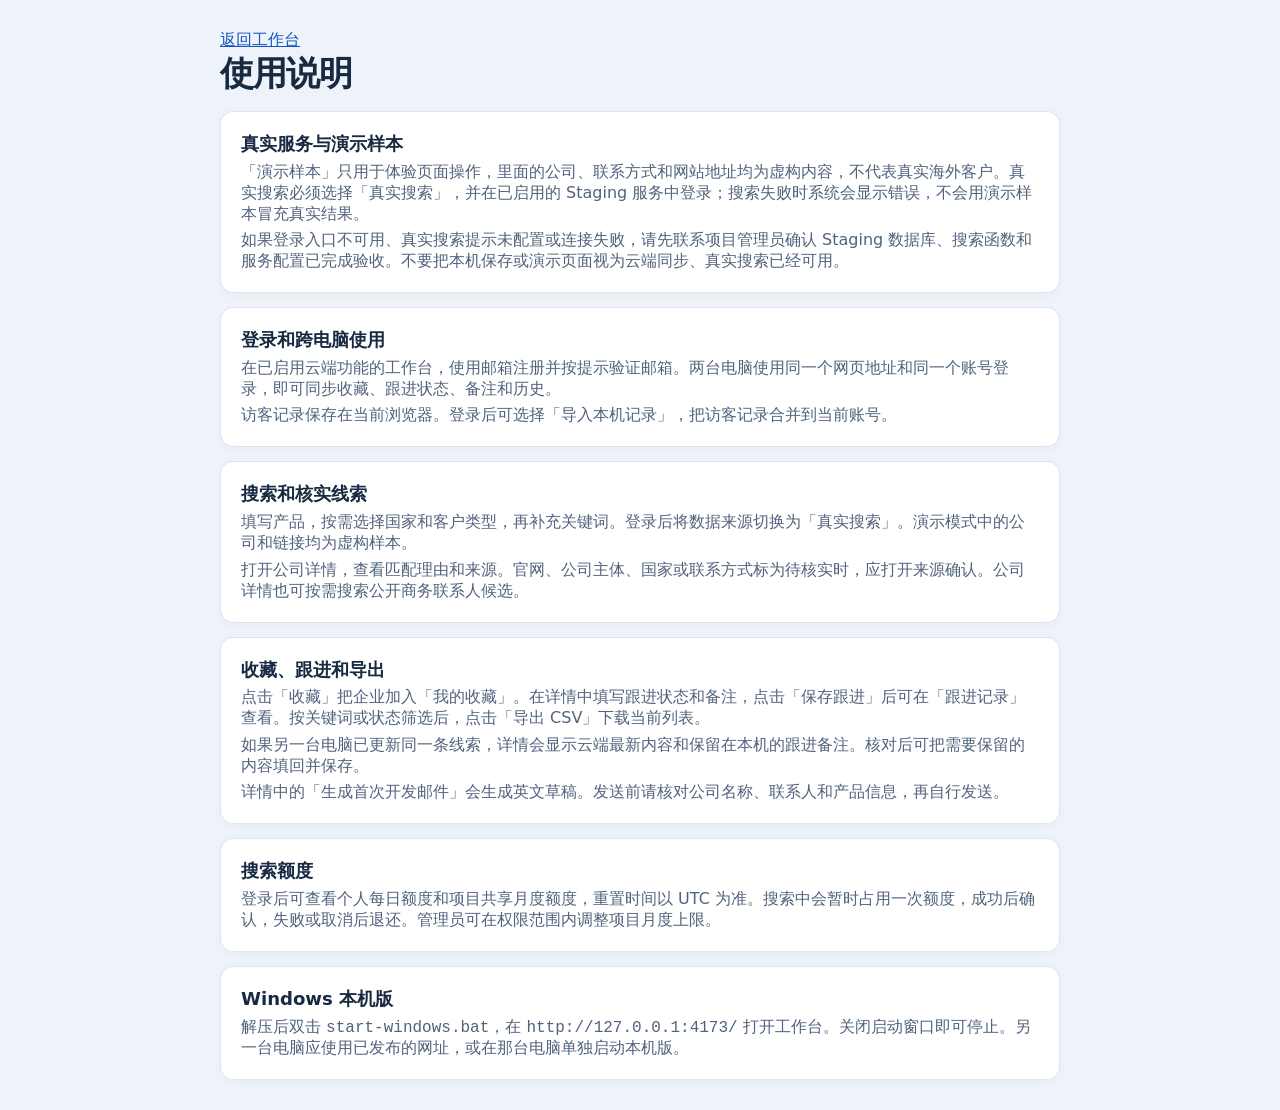
<file: implementation.html>
<!doctype html>
<html lang="zh-CN">
<head>
  <meta charset="utf-8">
  <meta name="viewport" content="width=device-width, initial-scale=1">
  <title>使用说明 · 正麦海外客户开发助手</title>
  <link rel="stylesheet" href="./style.css">
</head>
<body class="docs"><main>
  <a href="./index.html">返回工作台</a>
  <h1>使用说明</h1>
  <section class="panel">
    <h2>真实服务与演示样本</h2>
    <p>「演示样本」只用于体验页面操作，里面的公司、联系方式和网站地址均为虚构内容，不代表真实海外客户。真实搜索必须选择「真实搜索」，并在已启用的 Staging 服务中登录；搜索失败时系统会显示错误，不会用演示样本冒充真实结果。</p>
    <p>如果登录入口不可用、真实搜索提示未配置或连接失败，请先联系项目管理员确认 Staging 数据库、搜索函数和服务配置已完成验收。不要把本机保存或演示页面视为云端同步、真实搜索已经可用。</p>
  </section>
  <section class="panel">
    <h2>登录和跨电脑使用</h2>
    <p>在已启用云端功能的工作台，使用邮箱注册并按提示验证邮箱。两台电脑使用同一个网页地址和同一个账号登录，即可同步收藏、跟进状态、备注和历史。</p>
    <p>访客记录保存在当前浏览器。登录后可选择「导入本机记录」，把访客记录合并到当前账号。</p>
  </section>
  <section class="panel">
    <h2>搜索和核实线索</h2>
    <p>填写产品，按需选择国家和客户类型，再补充关键词。登录后将数据来源切换为「真实搜索」。演示模式中的公司和链接均为虚构样本。</p>
    <p>打开公司详情，查看匹配理由和来源。官网、公司主体、国家或联系方式标为待核实时，应打开来源确认。公司详情也可按需搜索公开商务联系人候选。</p>
  </section>
  <section class="panel">
    <h2>收藏、跟进和导出</h2>
    <p>点击「收藏」把企业加入「我的收藏」。在详情中填写跟进状态和备注，点击「保存跟进」后可在「跟进记录」查看。按关键词或状态筛选后，点击「导出 CSV」下载当前列表。</p>
    <p>如果另一台电脑已更新同一条线索，详情会显示云端最新内容和保留在本机的跟进备注。核对后可把需要保留的内容填回并保存。</p>
    <p>详情中的「生成首次开发邮件」会生成英文草稿。发送前请核对公司名称、联系人和产品信息，再自行发送。</p>
  </section>
  <section class="panel">
    <h2>搜索额度</h2>
    <p>登录后可查看个人每日额度和项目共享月度额度，重置时间以 UTC 为准。搜索中会暂时占用一次额度，成功后确认，失败或取消后退还。管理员可在权限范围内调整项目月度上限。</p>
  </section>
  <section class="panel">
    <h2>Windows 本机版</h2>
    <p>解压后双击 <code>start-windows.bat</code>，在 <code>http://127.0.0.1:4173/</code> 打开工作台。关闭启动窗口即可停止。另一台电脑应使用已发布的网址，或在那台电脑单独启动本机版。</p>
  </section>
</main></body>
</html>
</file>
<file: style.css>
:root{font-family:"Microsoft YaHei UI","PingFang SC",system-ui,sans-serif;color:#182942;background:#eef3f9;font-size:16px;--navy:#102541;--blue:#1456c1;--muted:#50637d;--border:#dce5f0}
[hidden]{display:none!important}
*{box-sizing:border-box}body{margin:0;display:grid;grid-template-columns:222px minmax(0,1fr);min-height:100vh}button,input,select,textarea{font:inherit}button,input,select,textarea{border:1px solid #c9d6e6;border-radius:8px;padding:.62rem .8rem;background:#fff;color:inherit}button{cursor:pointer;font-weight:600;font-size:.875rem}button:hover:not(:disabled){border-color:var(--blue);color:var(--blue)}button:disabled{opacity:.55;cursor:not-allowed}:focus-visible{outline:3px solid #226be4;outline-offset:2px}a{color:var(--blue);overflow-wrap:anywhere}
.sidebar{background:var(--navy);color:white;padding:27px 15px;display:flex;flex-direction:column;gap:36px}.brand{display:flex;align-items:center;gap:12px;padding:0 7px;font-weight:700}.mark{display:grid;place-items:center;border-radius:12px;background:#2866d1;width:44px;height:44px;font-size:1.35rem}.brand small,.sidefoot small{display:block;color:#bdcde4;font-weight:400;margin-top:4px}.sidebar nav{display:grid;gap:8px}.sidebar button{text-align:left;border-color:transparent;background:transparent;color:#d5e1f3;padding:12px}.sidebar button:hover:not(:disabled),.sidebar [aria-current]{color:white;background:#244671;border-color:#345984}.sidefoot{margin-top:auto;padding:10px 7px;font-size:.875rem}
.top{height:65px;background:#fff;border-bottom:1px solid var(--border);display:flex;align-items:center;justify-content:space-between;padding:0 clamp(16px,3vw,38px);font-weight:650}.tag,.badge{display:inline-block;border-radius:6px;padding:4px 8px;font-size:.8125rem;background:#e7f0ff;color:#164a9c}.tag,.badge.demo{background:#fff1d5;color:#794604}
.content{padding:26px clamp(16px,3vw,38px);max-width:1530px;margin:auto}h1{font-size:clamp(1.5rem,3vw,2.15rem);margin:0;letter-spacing:-.025em}h2{font-size:1.13rem;margin:0}p{margin:.35rem 0 0;color:var(--muted)}.intro{margin:.55rem 0 22px}.panel{background:white;border:1px solid var(--border);border-radius:13px;box-shadow:0 3px 10px #15365c08;overflow:hidden}.section-heading{display:flex;justify-content:space-between;align-items:center;gap:12px;padding:17px 20px}.section-heading p{font-size:.875rem}.plain{color:var(--blue);background:#eff5ff;border-color:#dbe8fc}
form{padding:0 20px 18px;display:grid;grid-template-columns:repeat(3,minmax(0,1fr));gap:14px}label{font-size:.875rem;font-weight:600;display:grid;gap:6px;min-width:0}input,select,textarea{width:100%;min-width:0;font-size:.875rem}select{appearance:none;padding-right:32px;background:#fff linear-gradient(45deg,transparent 50%,#526984 50%) calc(100% - 16px) 52%/5px 5px no-repeat;background-image:linear-gradient(45deg,transparent 50%,#526984 50%),linear-gradient(135deg,#526984 50%,transparent 50%);background-position:calc(100% - 16px) 52%,calc(100% - 11px) 52%;background-size:5px 5px;background-repeat:no-repeat}.form-actions{grid-column:1/-1;display:flex;gap:9px}.primary{background:var(--blue);border-color:var(--blue);color:white}.primary:hover:not(:disabled){background:#1048a5;color:white}
.market-picker{display:grid;align-content:start;gap:6px;min-width:0}.market-picker>label{display:block}.market-picker>small{color:var(--muted);font-size:.78rem}.market-shortcuts{display:flex;flex-wrap:wrap;gap:5px;margin-top:2px}.market-shortcuts button{padding:.35rem .5rem;font-size:.76rem;font-weight:500;color:#164a9c;background:#eff5ff;border-color:#dbe8fc}
.notice{background:#fff6e4;border:1px solid #f3dfb8;color:#714a13;padding:11px 14px;border-radius:9px;margin:15px 0;font-size:.875rem}.notice[data-mode=live]{background:#edf4ff;border-color:#cbdffe;color:#164a9c}.filters{display:flex;flex-wrap:wrap;gap:10px;padding:0 20px 15px}.filters>input{max-width:290px}.filters>select{width:auto}.check{display:flex;align-items:center;white-space:nowrap}.check input{width:auto;accent-color:var(--blue)}.table-wrap{overflow:auto}table{border-collapse:collapse;width:100%;min-width:750px;font-size:.875rem;table-layout:fixed}th,td{text-align:left;padding:12px 10px;border-top:1px solid var(--border);overflow-wrap:anywhere}th{background:#f4f7fb;color:#425873}th:first-child,td:first-child{padding-left:20px;width:28%}th:nth-child(2){width:12%}th:nth-child(3){width:26%}th:nth-child(4){width:15%}td small{display:block;color:var(--muted);margin-top:4px}.row-actions button+button{margin-left:4px}.row-actions button{padding:.44rem .55rem}.empty{text-align:center;padding:30px;color:var(--muted)}footer{padding:17px 0;font-size:.875rem}
.notice[data-state=loading],.notice[data-state=cancelled]{background:#edf4ff;border-color:#cbdffe;color:#164a9c}.notice[data-state=error]{background:#fff0ed;border-color:#f2c8bd;color:#8b2a16}
dialog{width:min(690px,calc(100% - 28px));max-height:88vh;padding:22px;color:inherit;border:1px solid var(--border);border-radius:14px}dialog::backdrop{background:#0b1e40a3}.dialog-head{display:flex;justify-content:space-between;align-items:center;gap:10px}.detail-grid{display:grid;grid-template-columns:1fr 1fr;gap:12px;margin:14px 0}.detail-grid>div{background:#f3f7fc;padding:10px;border-radius:8px;overflow-wrap:anywhere}.detail-grid b{display:block;font-size:.875rem;margin-bottom:4px}dialog textarea{min-height:85px;resize:vertical}dialog .actions{display:flex;flex-wrap:wrap;gap:8px;margin:12px 0}.toast{position:fixed;bottom:16px;right:16px;background:#102541;color:white;padding:10px 16px;border-radius:8px;z-index:2}.docs{display:block}.docs main{max-width:880px;margin:auto;padding:30px 20px}.docs section{padding:20px;margin-top:14px}.docs pre{white-space:pre-wrap;overflow-wrap:anywhere;background:#eef3fa;padding:10px}
@media(max-width:850px){body{grid-template-columns:172px minmax(0,1fr)}form{grid-template-columns:repeat(2,minmax(0,1fr))}}
@media(max-width:640px){
  body{display:block}.sidebar{padding:10px 12px;gap:10px}.sidebar nav{display:flex;flex-wrap:wrap}.sidebar button{padding:6px}.sidefoot,.top{display:none}.content{padding:18px 12px 24px}form{grid-template-columns:minmax(0,1fr)}.detail-grid{grid-template-columns:1fr}
  .table-wrap{overflow:visible}table{display:block;min-width:0;width:100%;table-layout:auto}thead{position:absolute;width:1px;height:1px;padding:0;margin:-1px;overflow:hidden;clip:rect(0,0,0,0);white-space:nowrap;border:0}tbody{display:grid;gap:10px;padding:0 10px 12px}tbody tr{display:block;min-width:0;border:1px solid var(--border);border-radius:10px;overflow:hidden;background:#fff}td,td:first-child{display:grid;grid-template-columns:minmax(82px,30%) minmax(0,1fr);align-items:start;gap:8px;width:auto;padding:10px 12px;border-top:1px solid var(--border)}td::before{content:attr(data-label);font-size:.78rem;font-weight:650;color:var(--muted)}td:first-child{border-top:0}td.row-actions{display:flex;align-items:center;flex-wrap:wrap}td.row-actions::before{margin-right:auto}td.empty{display:block;text-align:center;padding:20px 14px}td.empty::before{content:none}
}
@media(max-width:370px){.sidebar{padding-left:8px;padding-right:8px}.brand{gap:8px}.sidebar nav{gap:4px}.sidebar button{font-size:.8rem;padding:6px 5px}.section-heading{padding:14px;gap:8px}.form-actions{flex-wrap:wrap}.filters{padding:0 14px 14px}.detail-grid>div{padding:9px}}
.contact-panel{border:1px solid var(--border);border-radius:10px;margin:16px 0;padding:0 12px 12px}.contact-panel .section-heading{padding:12px 0}.contact-panel h3{font-size:1rem;margin:0}.contact-panel .section-heading p,.contact-empty{font-size:.82rem;color:var(--muted)}.contact-list{display:grid;gap:9px}.contact-card{background:#f3f7fc;padding:12px;border-radius:8px;overflow-wrap:anywhere}.contact-card>div{display:flex;align-items:center;gap:8px;flex-wrap:wrap}.contact-card p{font-size:.84rem;margin-top:6px}.contact-card small{display:block;color:var(--muted);margin-top:7px;line-height:1.5}
.contact-verify{margin-top:8px}.contact-verify button{font-size:.78rem;padding:.4rem .6rem}
.quota-panel{margin:14px 0}.quota-details{display:flex;flex-wrap:wrap;gap:8px;padding:0 20px 16px}.quota-details span{background:#f3f7fc;border-radius:8px;padding:9px 12px;font-size:.85rem}.quota-panel form{border-top:1px solid var(--border);padding-top:14px}
</file>
